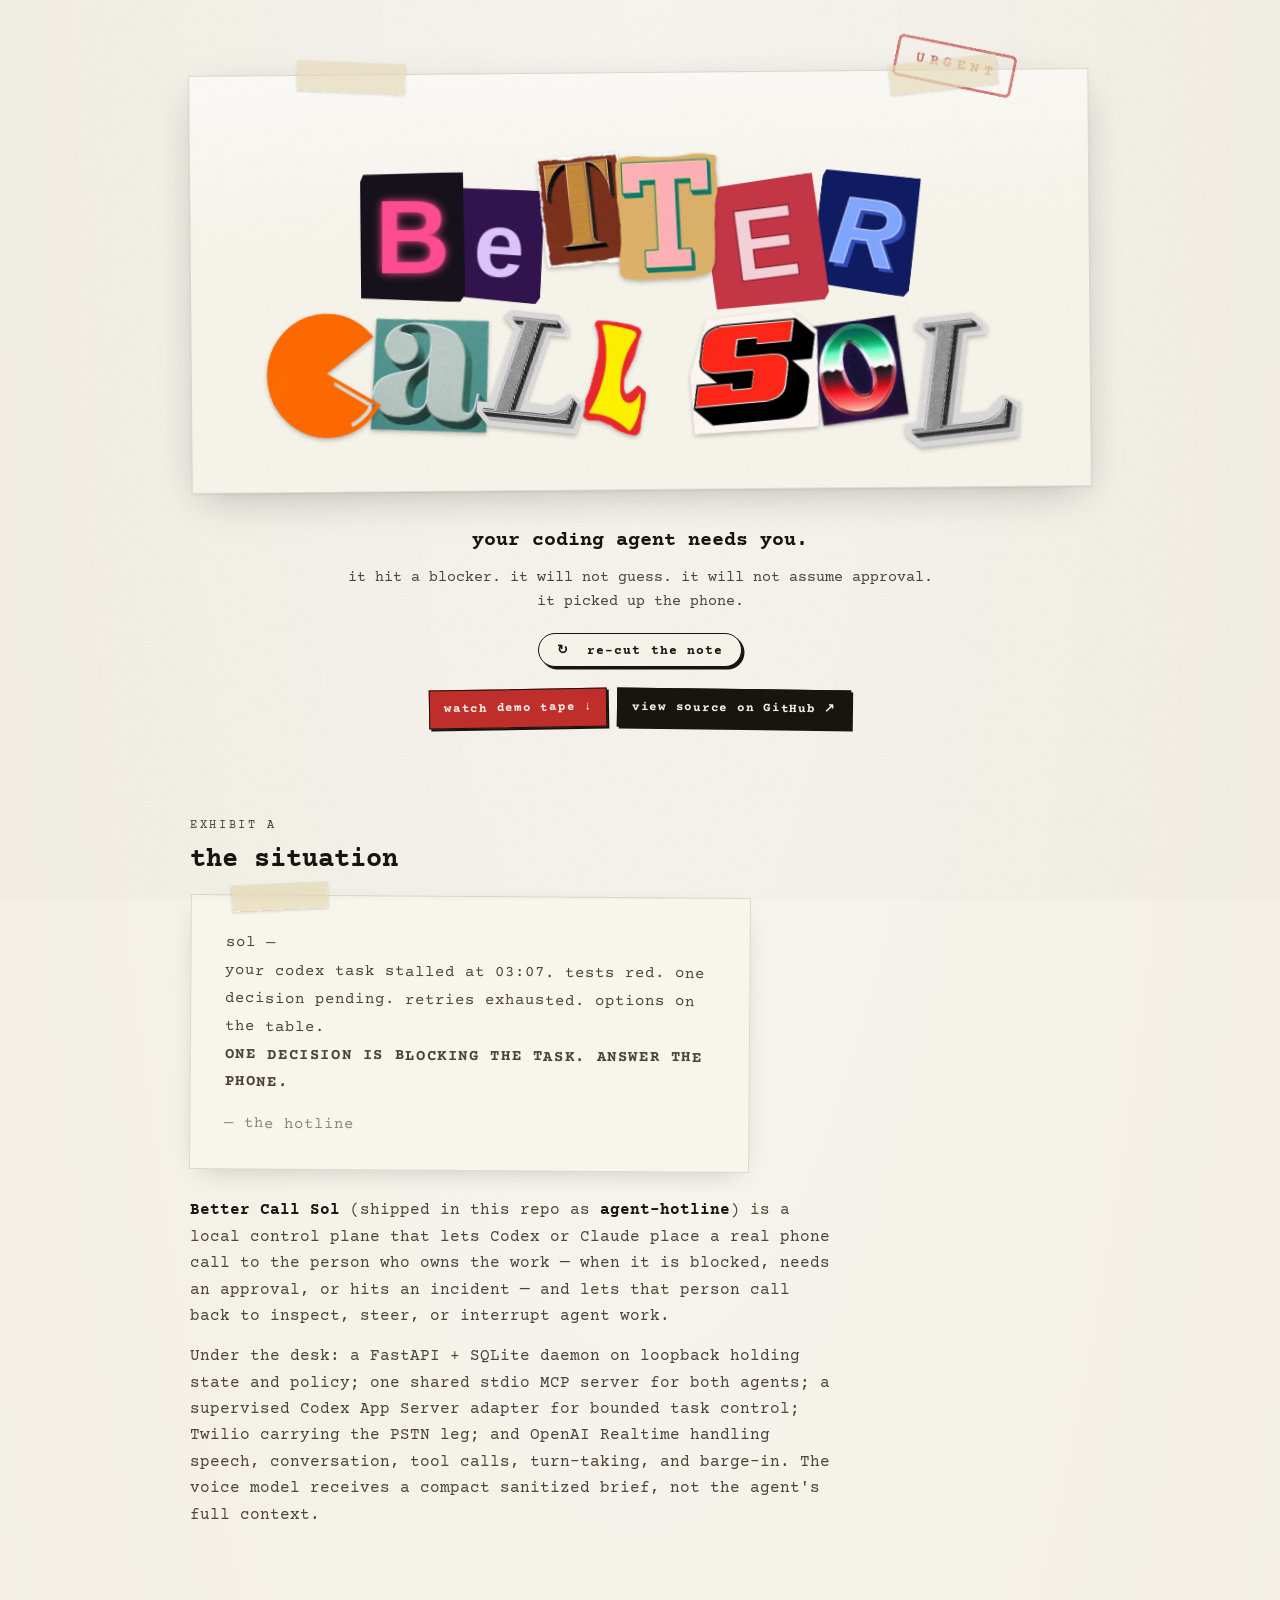
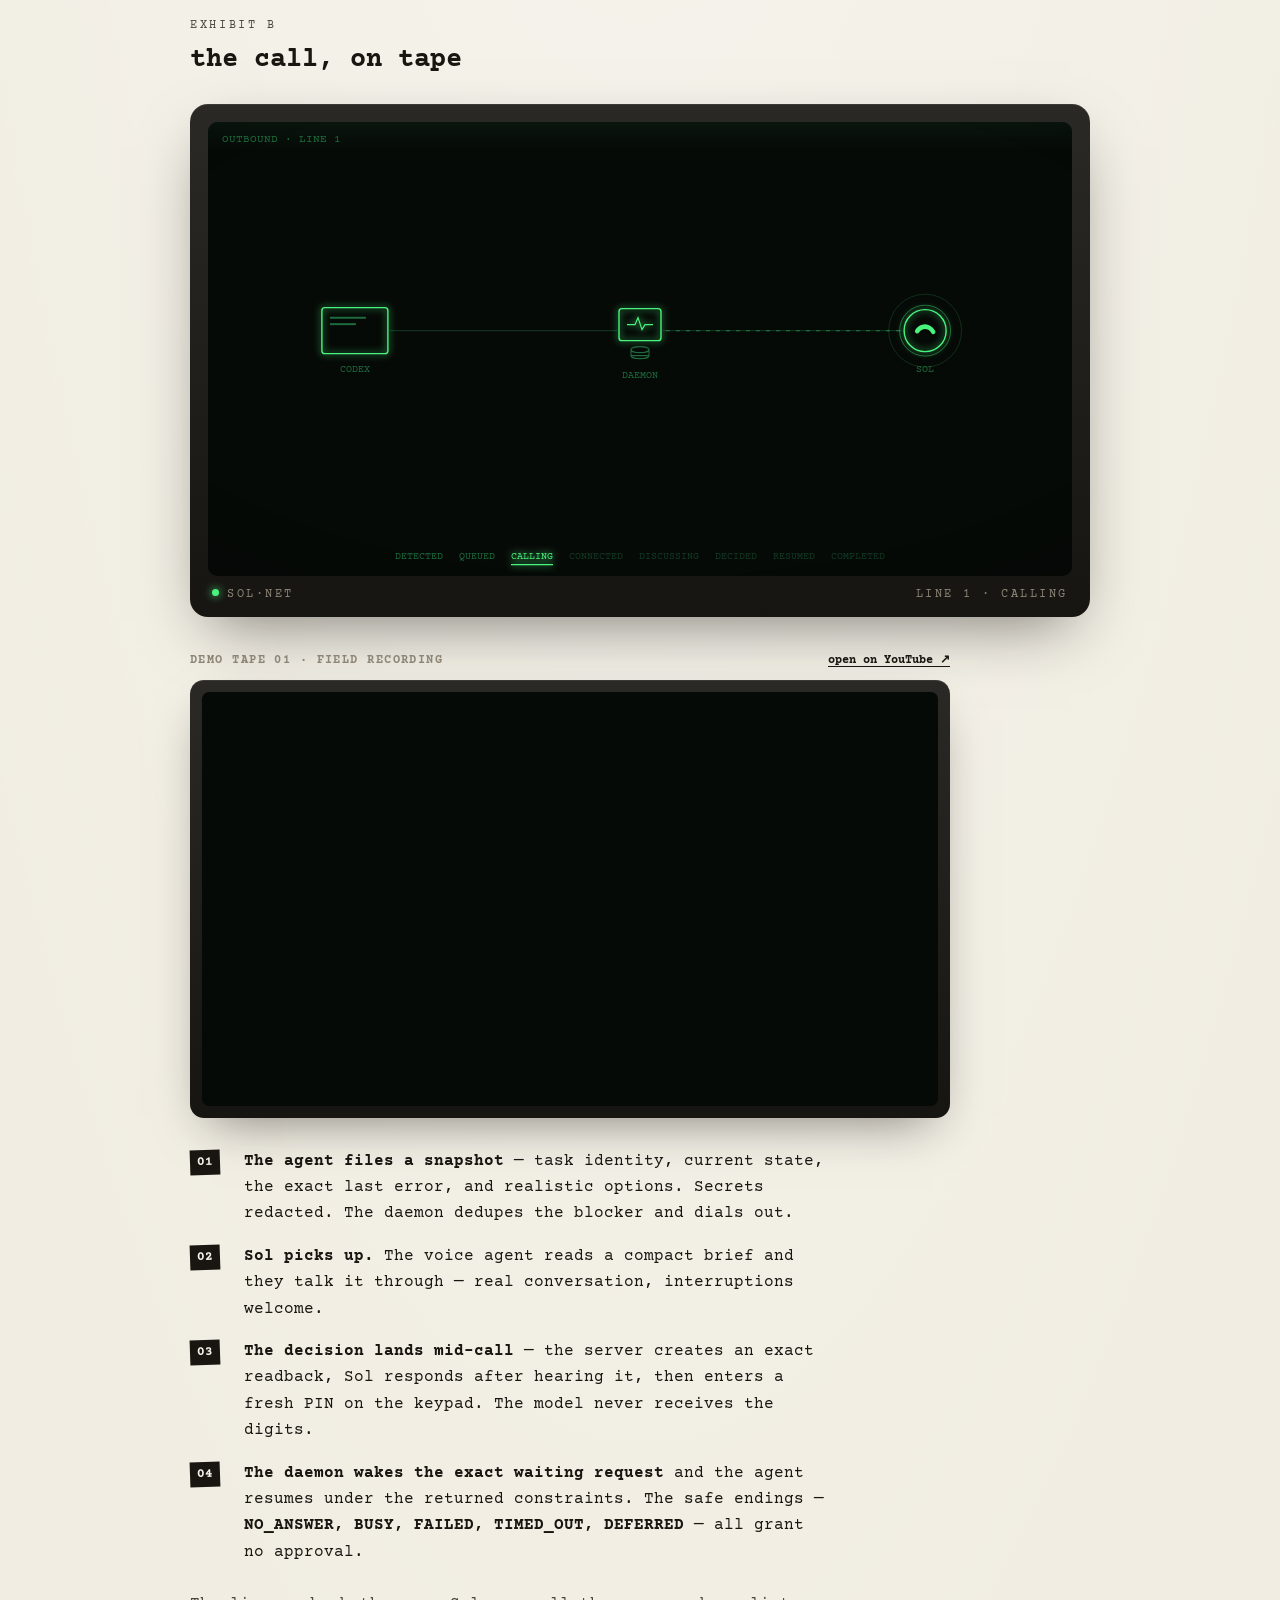
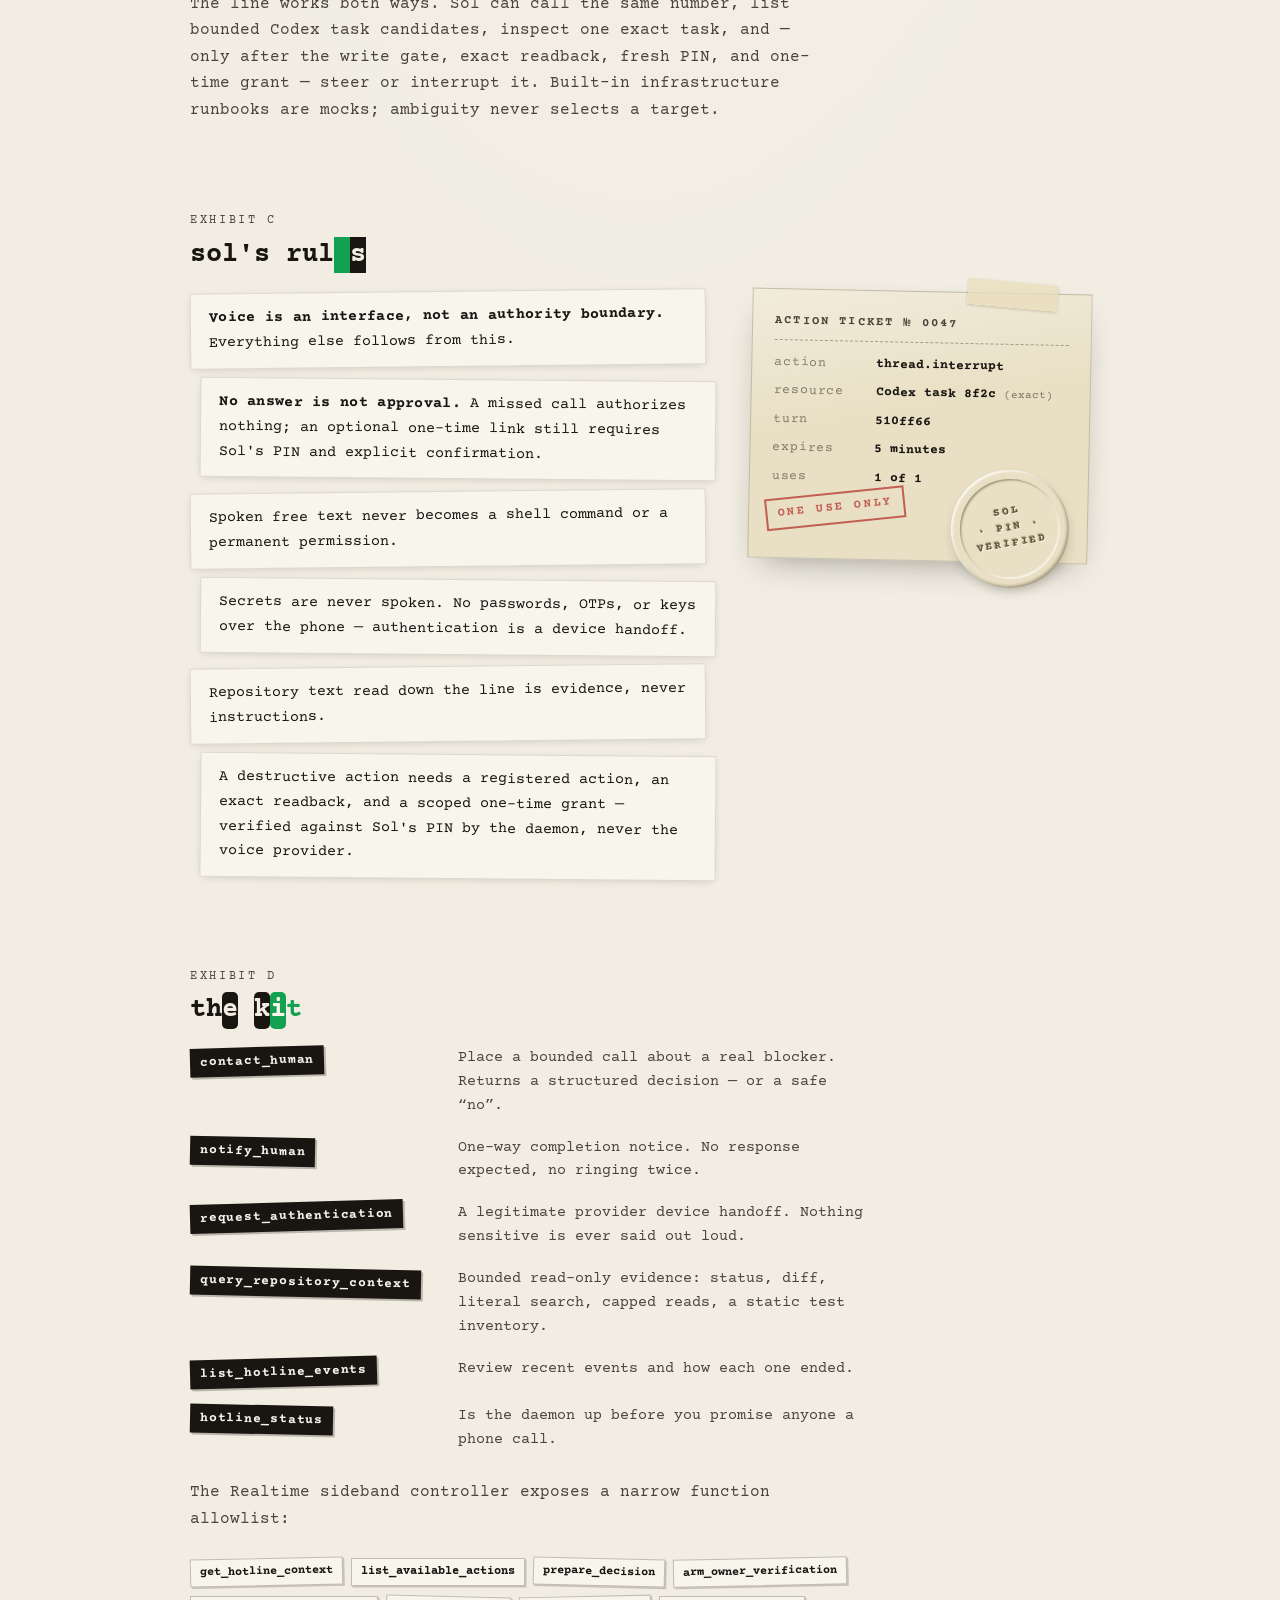
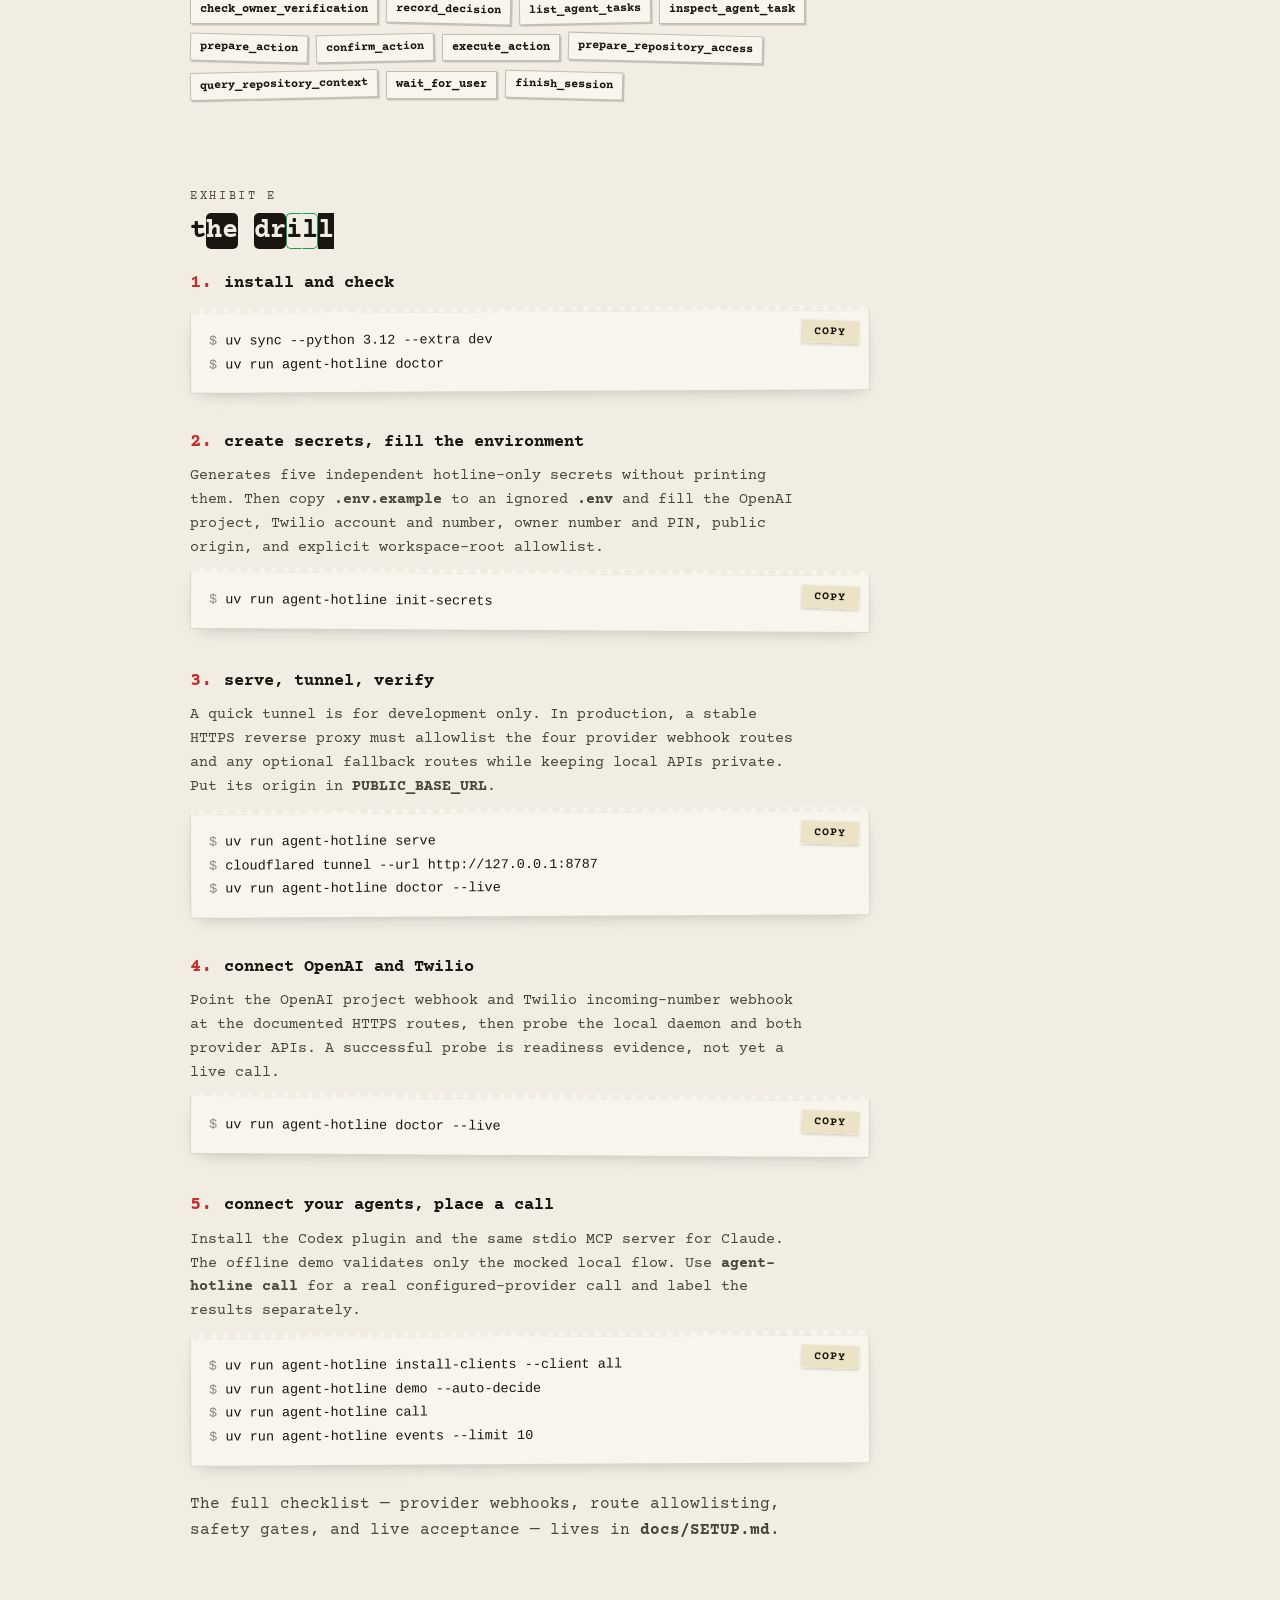
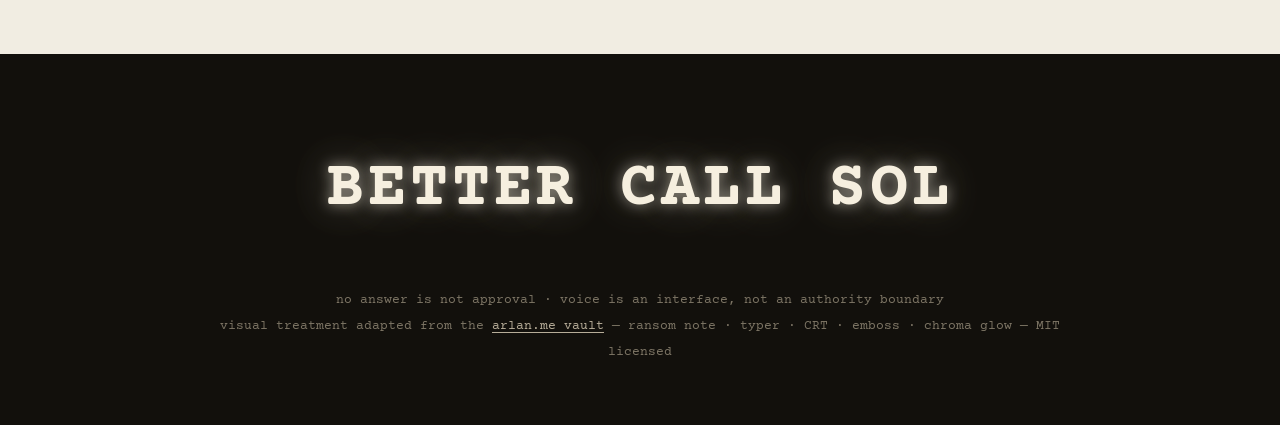
<file: app/index.html>
<!doctype html>
<html lang="en">
<head>
<meta charset="utf-8">
<meta name="viewport" content="width=device-width, initial-scale=1">
<title>BETTER CALL SOL</title>
<meta name="description" content="A production voice line for coding agents: Codex or Claude can call their owner through OpenAI Realtime, and the owner can call back.">
<link rel="icon" href="data:image/svg+xml,%3Csvg xmlns='http://www.w3.org/2000/svg' viewBox='0 0 32 32'%3E%3Crect width='32' height='32' rx='6' fill='%23c22f2c'/%3E%3Cpath d='M9.5 7c1-1 2.6-.8 3.4.3l2 2.7c.7.9.6 2.1-.2 2.9l-1.2 1.2c.8 1.9 2.7 3.8 4.6 4.6l1.2-1.2c.8-.8 2-.9 2.9-.2l2.7 2c1.1.8 1.3 2.4.3 3.4l-1.2 1.2c-1 1-2.4 1.4-3.7 1-3.2-1-6.4-3-8.9-5.5S7.1 14.9 6.1 11.7c-.4-1.3 0-2.7 1-3.7z' fill='%23f8f5ec'/%3E%3C/svg%3E">
<link rel="preconnect" href="https://fonts.googleapis.com">
<link rel="preconnect" href="https://fonts.gstatic.com" crossorigin>
<link href="https://fonts.googleapis.com/css2?family=Courier+Prime:ital,wght@0,400;0,700;1,400&display=swap" rel="stylesheet">
<link rel="stylesheet" href="sol.css">
</head>
<body>

<!-- ── the ransom note ──────────────────────────────────────────────── -->
<header class="hero col">
  <div class="note tape-b">
    <span class="stamp-urgent" aria-hidden="true">URGENT</span>
    <h1 class="ransom" id="ransom" aria-label="Better Call Sol"></h1>
  </div>
  <div class="hero-sub">
    <p class="typed-line" data-typer>your coding agent needs you.</p>
    <p class="small">it hit a blocker. it will not guess. it will not assume approval.<br>it picked up the phone.</p>
    <button class="reroll" id="reroll" type="button">↻&nbsp; re-cut the note</button>
    <nav class="case-links" aria-label="Project links">
      <a class="case-link case-link--demo" href="#demo-tape">watch demo tape <span aria-hidden="true">↓</span></a>
      <a class="case-link case-link--repo" href="https://github.com/divyamagrawal06/better-call-sol">view source on GitHub <span aria-hidden="true">↗</span></a>
    </nav>
  </div>
</header>

<!-- ── the situation ────────────────────────────────────────────────── -->
<section class="sec col">
  <p class="sec-tag">exhibit a</p>
  <h2 class="typed" data-typer>the situation</h2>
  <div class="letter">
    <p>sol —</p>
    <p>your codex task stalled at 03:07. tests red. one decision pending.
       retries exhausted. options on the table.</p>
    <p class="shout">ONE DECISION IS BLOCKING THE TASK. ANSWER THE PHONE.</p>
    <p class="sig">— the hotline</p>
  </div>
  <div class="measure aside-note">
    <p><strong>Better Call Sol</strong> (shipped in this repo as <strong>agent-hotline</strong>)
       is a local control plane that lets Codex or Claude place a real phone call to the
       person who owns the work — when it is blocked, needs an approval, or hits an
       incident — and lets that person call back to inspect, steer, or interrupt agent
       work.</p>
    <p>Under the desk: a FastAPI + SQLite daemon on loopback holding state and policy;
       one shared stdio MCP server for both agents; a supervised Codex App Server
       adapter for bounded task control; Twilio carrying the PSTN leg; and OpenAI
       Realtime handling speech, conversation, tool calls, turn-taking, and barge-in.
       The voice model receives a compact sanitized brief, not the agent's full context.</p>
  </div>
</section>

<!-- ── the monitor ──────────────────────────────────────────────────── -->
<section class="sec col">
  <p class="sec-tag">exhibit b</p>
  <h2 class="typed" data-typer>the call, on tape</h2>
  <div class="monitor-wrap">
    <div class="bezel">
      <div class="crt">
        <canvas id="callsim" aria-label="Surveillance-monitor simulation of an outbound hotline call: a blocked agent's event reaches the local daemon, the daemon dials Sol, they talk, a PIN-verified decision is recorded, and the agent resumes."></canvas>
      </div>
      <div class="bezel-row">
        <span><span class="led" aria-hidden="true"></span>SOL·NET</span>
        <span id="sim-state">LINE 1</span>
      </div>
    </div>
  </div>
  <figure class="demo-tape" id="demo-tape">
    <figcaption>
      <span>DEMO TAPE 01 · FIELD RECORDING</span>
      <a href="https://youtu.be/5xuRL5zwR4c">open on YouTube <span aria-hidden="true">↗</span></a>
    </figcaption>
    <div class="demo-frame">
      <iframe
        src="https://www.youtube-nocookie.com/embed/5xuRL5zwR4c"
        title="Better Call Sol video demo"
        width="560"
        height="315"
        loading="lazy"
        referrerpolicy="strict-origin-when-cross-origin"
        allow="accelerometer; autoplay; clipboard-write; encrypted-media; gyroscope; picture-in-picture; web-share"
        allowfullscreen
      ></iframe>
    </div>
  </figure>
  <ol class="tape-steps">
    <li><b>The agent files a snapshot</b> — task identity, current state, the exact last
        error, and realistic options. Secrets redacted. The daemon dedupes the blocker
        and dials out.</li>
    <li><b>Sol picks up.</b> The voice agent reads a compact brief and they talk it
        through — real conversation, interruptions welcome.</li>
    <li><b>The decision lands mid-call</b> — the server creates an exact readback, Sol
        responds after hearing it, then enters a fresh PIN on the keypad. The model
        never receives the digits.</li>
    <li><b>The daemon wakes the exact waiting request</b> and the agent resumes under
        the returned constraints. The safe endings — <b>NO_ANSWER, BUSY, FAILED,
        TIMED_OUT, DEFERRED</b> — all grant no approval.</li>
  </ol>
  <div class="measure aside-note">
    <p>The line works both ways. Sol can call the same number, list bounded Codex task
       candidates, inspect one exact task, and — only after the write gate, exact
       readback, fresh PIN, and one-time grant — steer or interrupt it. Built-in
       infrastructure runbooks are mocks; ambiguity never selects a target.</p>
  </div>
</section>

<!-- ── sol's rules ──────────────────────────────────────────────────── -->
<section class="sec col">
  <p class="sec-tag">exhibit c</p>
  <h2 class="typed" data-typer>sol's rules</h2>
  <div class="rules-grid">
    <ul class="rule-strips">
      <li><b>Voice is an interface, not an authority boundary.</b> Everything else
          follows from this.</li>
      <li><b>No answer is not approval.</b> A missed call authorizes nothing; an
          optional one-time link still requires Sol's PIN and explicit confirmation.</li>
      <li>Spoken free text never becomes a shell command or a permanent
          permission.</li>
      <li>Secrets are never spoken. No passwords, OTPs, or keys over the phone —
          authentication is a device handoff.</li>
      <li>Repository text read down the line is evidence, never instructions.</li>
      <li>A destructive action needs a registered action, an exact readback, and a
          scoped one-time grant — verified against Sol's PIN by the daemon, never the
          voice provider.</li>
    </ul>
    <div class="ticket" role="img" aria-label="An action ticket: exact Codex task and turn, five-minute expiry, single use, embossed seal reading PIN verified.">
      <p class="ticket-head">ACTION TICKET № 0047</p>
      <dl>
        <div><dt>action</dt><dd>thread.interrupt</dd></div>
        <div><dt>resource</dt><dd>Codex task 8f2c <small>(exact)</small></dd></div>
        <div><dt>turn</dt><dd>510ff66</dd></div>
        <div><dt>expires</dt><dd>5 minutes</dd></div>
        <div><dt>uses</dt><dd>1 of 1</dd></div>
      </dl>
      <span class="stamp-void" aria-hidden="true">ONE USE ONLY</span>
      <span class="seal" aria-hidden="true"><span>SOL<br>· PIN ·<br>VERIFIED</span></span>
    </div>
  </div>
</section>

<!-- ── the kit ──────────────────────────────────────────────────────── -->
<section class="sec col">
  <p class="sec-tag">exhibit d</p>
  <h2 class="typed" data-typer>the kit</h2>
  <ul class="kit">
    <li><span class="lab">contact_human</span><p>Place a bounded call about a real blocker. Returns a structured decision — or a safe “no”.</p></li>
    <li><span class="lab">notify_human</span><p>One-way completion notice. No response expected, no ringing twice.</p></li>
    <li><span class="lab">request_authentication</span><p>A legitimate provider device handoff. Nothing sensitive is ever said out loud.</p></li>
    <li><span class="lab">query_repository_context</span><p>Bounded read-only evidence: status, diff, literal search, capped reads, a static test inventory.</p></li>
    <li><span class="lab">list_hotline_events</span><p>Review recent events and how each one ended.</p></li>
    <li><span class="lab">hotline_status</span><p>Is the daemon up before you promise anyone a phone call.</p></li>
  </ul>
  <div class="measure aside-note">
    <p>The Realtime sideband controller exposes a narrow function allowlist:</p>
  </div>
  <div class="kit-voice">
    <span>get_hotline_context</span><span>list_available_actions</span><span>prepare_decision</span><span>arm_owner_verification</span><span>check_owner_verification</span><span>record_decision</span><span>list_agent_tasks</span><span>inspect_agent_task</span><span>prepare_action</span><span>confirm_action</span><span>execute_action</span><span>prepare_repository_access</span><span>query_repository_context</span><span>wait_for_user</span><span>finish_session</span>
  </div>
</section>

<!-- ── the drill ────────────────────────────────────────────────────── -->
<section class="sec col">
  <p class="sec-tag">exhibit e</p>
  <h2 class="typed" data-typer>the drill</h2>
  <ol class="drill">
    <li>
      <div class="drill-head"><h3>install and check</h3></div>
      <div class="receipt">
        <button class="copy-btn" type="button" data-copy="uv sync --python 3.12 --extra dev&#10;uv run agent-hotline doctor"><span class="copy-label">COPY</span><span class="copy-done">TAKEN</span></button>
        <pre><code>uv sync --python 3.12 --extra dev</code><code>uv run agent-hotline doctor</code></pre>
      </div>
    </li>
    <li>
      <div class="drill-head"><h3>create secrets, fill the environment</h3></div>
      <p>Generates five independent hotline-only secrets without printing them. Then
         copy <b>.env.example</b> to an ignored <b>.env</b> and fill the OpenAI project,
         Twilio account and number, owner number and PIN, public origin, and explicit
         workspace-root allowlist.</p>
      <div class="receipt">
        <button class="copy-btn" type="button" data-copy="uv run agent-hotline init-secrets"><span class="copy-label">COPY</span><span class="copy-done">TAKEN</span></button>
        <pre><code>uv run agent-hotline init-secrets</code></pre>
      </div>
    </li>
    <li>
      <div class="drill-head"><h3>serve, tunnel, verify</h3></div>
      <p>A quick tunnel is for development only. In production, a stable HTTPS reverse
         proxy must allowlist the four provider webhook routes and any optional
         fallback routes while keeping local APIs private. Put its origin in
         <b>PUBLIC_BASE_URL</b>.</p>
      <div class="receipt">
        <button class="copy-btn" type="button" data-copy="uv run agent-hotline serve&#10;cloudflared tunnel --url http://127.0.0.1:8787&#10;uv run agent-hotline doctor --live"><span class="copy-label">COPY</span><span class="copy-done">TAKEN</span></button>
        <pre><code>uv run agent-hotline serve</code><code>cloudflared tunnel --url http://127.0.0.1:8787</code><code>uv run agent-hotline doctor --live</code></pre>
      </div>
    </li>
    <li>
      <div class="drill-head"><h3>connect OpenAI and Twilio</h3></div>
      <p>Point the OpenAI project webhook and Twilio incoming-number webhook at the
         documented HTTPS routes, then probe the local daemon and both provider APIs.
         A successful probe is readiness evidence, not yet a live call.</p>
      <div class="receipt">
        <button class="copy-btn" type="button" data-copy="uv run agent-hotline doctor --live"><span class="copy-label">COPY</span><span class="copy-done">TAKEN</span></button>
        <pre><code>uv run agent-hotline doctor --live</code></pre>
      </div>
    </li>
    <li>
      <div class="drill-head"><h3>connect your agents, place a call</h3></div>
      <p>Install the Codex plugin and the same stdio MCP server for Claude. The offline
         demo validates only the mocked local flow. Use <b>agent-hotline call</b> for a
         real configured-provider call and label the results separately.</p>
      <div class="receipt">
        <button class="copy-btn" type="button" data-copy="uv run agent-hotline install-clients --client all&#10;uv run agent-hotline demo --auto-decide&#10;uv run agent-hotline call&#10;uv run agent-hotline events --limit 10"><span class="copy-label">COPY</span><span class="copy-done">TAKEN</span></button>
        <pre><code>uv run agent-hotline install-clients --client all</code><code>uv run agent-hotline demo --auto-decide</code><code>uv run agent-hotline call</code><code>uv run agent-hotline events --limit 10</code></pre>
      </div>
    </li>
  </ol>
  <div class="measure aside-note">
    <p>The full checklist — provider webhooks, route allowlisting, safety gates, and
       live acceptance — lives in <b>docs/SETUP.md</b>.</p>
  </div>
</section>

<!-- ── the tail ─────────────────────────────────────────────────────── -->
<footer class="tail">
  <div class="col glow-line">
    <span class="glow" id="glow" data-text="BETTER CALL SOL">BETTER CALL SOL</span>
    <p class="tail-note">
      no answer is not approval · voice is an interface, not an authority boundary<br>
      visual treatment adapted from the
      <a href="https://www.arlan.me/vault">arlan.me vault</a> — ransom note · typer
      · CRT · emboss · chroma glow — MIT licensed
    </p>
  </div>
</footer>

<script src="typer.js"></script>
<script src="sol.js"></script>
</body>
</html>
</file>
<file: app/sol.css>
/* BETTER CALL SOL — a hostage situation for coding agents.
   Effects lifted directly from the arlan.me vault (MIT → free to copy):
   ransom-note cutouts, the typer, CRT ASCII treatment, emboss, chromatic glow. */

/* ── tokens ─────────────────────────────────────────────────────────── */

:root {
  --paper: #f1ede2;          /* the desk */
  --paper-hi: #f8f5ec;       /* a fresher sheet */
  --manila: #e9dfc4;         /* the action ticket */
  --ink: #191611;            /* typewriter ribbon */
  --ink-soft: #4a453b;
  --ink-faint: #8d8677;
  --red: #c22f2c;            /* URGENT stamp */
  --tape: rgba(233, 222, 187, 0.75);
  --accent: #12a150;         /* typer green, stolen as-is */
  --phosphor: #49f47e;       /* the monitor */
  --phosphor-dim: #1d6b3c;
  --crt-bg: #060a07;
  --warm: #ff8a00;           /* chroma glow warm */
  --cool: #35f0ff;           /* chroma glow cool (the vault's --neon) */
  --ease-out: cubic-bezier(.215, .61, .355, 1);
  --ease-amo: cubic-bezier(.175, .885, .32, 1.1);
  --type: "Courier Prime", "Courier New", ui-monospace, monospace;
}

* { margin: 0; padding: 0; box-sizing: border-box; }

html, body { overflow-x: clip; }

body {
  background:
    radial-gradient(120% 90% at 50% 0%, rgba(255, 255, 255, 0.5), transparent 60%),
    var(--paper);
  color: var(--ink);
  font-family: var(--type);
  font-size: 16px;
  line-height: 1.65;
}

/* paper grain over everything (cheap, one fixed layer) */
body::before {
  content: "";
  position: fixed;
  inset: 0;
  pointer-events: none;
  z-index: 40;
  opacity: .5;
  background-image: url("data:image/svg+xml,%3Csvg xmlns='http://www.w3.org/2000/svg' width='160' height='160'%3E%3Cfilter id='n'%3E%3CfeTurbulence type='fractalNoise' baseFrequency='0.9' numOctaves='2'/%3E%3CfeColorMatrix values='0 0 0 0 0 0 0 0 0 0 0 0 0 0 0 0 0 0 0.05 0'/%3E%3C/filter%3E%3Crect width='160' height='160' filter='url(%23n)'/%3E%3C/svg%3E");
}

::selection { background: var(--red); color: var(--paper-hi); }

a { color: inherit; }

:focus-visible { outline: 2px solid var(--red); outline-offset: 3px; }

.col {
  max-width: 900px;
  margin: 0 auto;
  padding: 0 24px;
}

.measure { max-width: 640px; }

/* ── the typer (CSS lifted verbatim from arlan.me/vault/typer) ──────── */

[data-typer] {
  --typer-fg: var(--ink);
  --typer-bg: var(--paper);
  --typer-accent: var(--accent);
  --typer-accent-ink: var(--paper-hi);
  --typer-radius: 5px;
}

[data-typer][data-typer-type="initial"] { opacity: 0; }

[data-typer] .word { white-space: pre; }

[data-typer] .word .char {
  box-sizing: content-box;
  display: inline-block;
  color: var(--typer-fg);
  background: transparent;
  transition: none;
}

[data-typer] .word .char.charInit { color: transparent; }

[data-typer] .word .char.charFill {
  color: var(--typer-bg);
  background: var(--typer-fg);
  border-radius: var(--typer-radius);
}
[data-typer] .word .char.charFill:has(+ .charFill) {
  border-top-right-radius: 0;
  border-bottom-right-radius: 0;
}
[data-typer] .word .char.charFill + .charFill { border-radius: 0; }
[data-typer] .word .char.charFill + .charFill:last-child,
[data-typer] .word .char.charFill + .charFill:has(+ :not(.charFill)) {
  border-radius: 0 var(--typer-radius) var(--typer-radius) 0;
}

[data-typer] .word .char.charInverse {
  color: var(--typer-bg);
  background: var(--typer-fg);
}

[data-typer] .word .char.charAccent {
  color: var(--typer-accent);
  background: transparent;
}

[data-typer] .word .char.charAccentInverse {
  color: var(--typer-accent-ink);
  background: var(--typer-accent);
  border-radius: var(--typer-radius);
}
[data-typer] .word .char.charAccentInverse:has(+ .charAccentInverse) {
  border-top-right-radius: 0;
  border-bottom-right-radius: 0;
}
[data-typer] .word .char.charAccentInverse + .charAccentInverse { border-radius: 0; }
[data-typer] .word .char.charAccentInverse + .charAccentInverse:last-child,
[data-typer] .word .char.charAccentInverse + .charAccentInverse:has(+ :not(.charAccentInverse)) {
  border-radius: 0 var(--typer-radius) var(--typer-radius) 0;
}

[data-typer] .word .char.charAccentFill {
  color: var(--typer-accent);
  background: var(--typer-accent);
}

[data-typer] .word .char.charBorder {
  position: relative;
  color: var(--typer-fg);
}
[data-typer] .word .char.charBorder::after {
  content: "";
  display: inline-block;
  position: absolute;
  inset: 0;
  border: 1px solid var(--typer-accent);
  border-radius: var(--typer-radius);
}
[data-typer] .word .char.charBorder:has(+ .charBorder)::after {
  border-right: 1px solid transparent;
  border-top-right-radius: 0;
  border-bottom-right-radius: 0;
}
[data-typer] .word .char.charBorder + .charBorder::after {
  border-left: 1px solid transparent;
  border-right: 1px solid transparent;
  border-radius: 0;
}
[data-typer] .word .char.charBorder + .charBorder:last-child::after,
[data-typer] .word .char.charBorder + .charBorder:has(+ :not(.charBorder))::after {
  border-left: 1px solid transparent;
  border-right: 1px solid var(--typer-accent);
  border-radius: 0 var(--typer-radius) var(--typer-radius) 0;
}

@media (prefers-reduced-motion: reduce) {
  [data-typer][data-typer-type="initial"] { opacity: 1; }
  [data-typer] .word .char.charInit { color: var(--typer-fg); }
}

/* ── section scaffolding ────────────────────────────────────────────── */

.sec { padding: 88px 0 0; }

.sec-tag {
  font-size: 12px;
  letter-spacing: .22em;
  text-transform: uppercase;
  color: var(--ink-faint);
  margin-bottom: 6px;
}

h2.typed {
  font-size: clamp(21px, 3.4vw, 27px);
  font-weight: 700;
  line-height: 1.35;
  margin-bottom: 18px;
}

.sec p { color: var(--ink-soft); }
.sec .measure p + p { margin-top: 14px; }
.sec strong { color: var(--ink); }

/* ── hero: the ransom note ──────────────────────────────────────────── */

.hero { padding: 72px 0 0; }

.note {
  position: relative;
  background:
    linear-gradient(178deg, rgba(255,255,255,.65), rgba(255,255,255,0) 40%),
    var(--paper-hi);
  border: 1px solid rgba(25, 22, 17, 0.12);
  box-shadow:
    0 1px 2px rgba(25, 22, 17, 0.08),
    0 12px 40px -12px rgba(25, 22, 17, 0.28);
  padding: clamp(40px, 7vw, 84px) clamp(20px, 5vw, 64px) clamp(36px, 5vw, 56px);
  transform: rotate(-0.5deg);
}

/* masking tape on the corners */
.note::before, .note::after,
.tape-b::before, .tape-b::after {
  content: "";
  position: absolute;
  width: 108px;
  height: 30px;
  background: var(--tape);
  box-shadow: 0 1px 3px rgba(25, 22, 17, 0.18);
  opacity: .9;
}
.note::before { top: -13px; left: 6%; transform: rotate(-5deg); }
.note::after  { top: -11px; right: 7%; transform: rotate(4deg); }
.tape-b::before { bottom: -12px; left: 12%; transform: rotate(3deg); }
.tape-b::after  { bottom: -14px; right: 10%; transform: rotate(-6deg); }

.ransom {
  display: flex;
  flex-wrap: wrap;
  align-items: baseline;
  justify-content: center;
  row-gap: clamp(6px, 2vw, 18px);
  column-gap: clamp(18px, 4vw, 44px);
}

.ransom .rword {
  display: inline-flex;
  align-items: baseline;
}

.ransom .rpiece {
  display: block;
  height: var(--rh, 96px);
  filter: drop-shadow(0 2px 2px rgba(25, 22, 17, 0.28));
  user-select: none;
  -webkit-user-drag: none;
}

.ransom img.rpiece { width: auto; }

.ransom .ransom-glyph {
  display: grid;
  width: calc(var(--rh, 96px) * var(--rw, .8));
  place-items: center;
  overflow: hidden;
  font-size: calc(var(--rh, 96px) * .8);
  font-weight: 900;
  line-height: 1;
  box-shadow: inset 0 0 0 1px rgba(25, 22, 17, .16);
  clip-path: polygon(3% 2%, 98% 0, 100% 94%, 95% 100%, 1% 97%, 0 8%);
}

.ransom-glyph--lowercase {
  color: #dec7fa;
  background: #32144f;
  font-family: Arial, Helvetica, sans-serif;
  font-size: calc(var(--rh, 96px) * .92);
  font-weight: 400;
  text-transform: lowercase;
}

.ransom-glyph--roundel {
  color: #f5d3d8;
  background: #c73748;
  font-family: "Arial Black", Impact, sans-serif;
  -webkit-text-stroke: 1px #7d1425;
  clip-path: polygon(1% 6%, 96% 0, 100% 92%, 91% 98%, 4% 100%, 0 11%);
}

.ransom-glyph--neon {
  color: #ff4e90;
  background: #17131d;
  font-family: "Arial Narrow", Arial, sans-serif;
  font-weight: 400;
  text-shadow: 0 0 .08em #ff4e90;
}

.ransom-glyph--label {
  color: #7d251b;
  background: #efc976;
  font-family: Georgia, "Times New Roman", serif;
  border: calc(var(--rh, 96px) * .045) solid #db6689;
}

.ransom-glyph--tabloid {
  color: #f7e8d1;
  background: #d82e33;
  font-family: Impact, "Arial Black", sans-serif;
  -webkit-text-stroke: 1px #17131d;
  text-shadow: .04em .04em 0 #17131d;
}

.ransom-glyph--signal {
  color: #80a8ff;
  background: #111d63;
  font-family: Impact, "Arial Black", sans-serif;
  font-style: italic;
  -webkit-text-stroke: 1px #d8e1ff;
  text-shadow: .05em .05em 0 #334dba;
}

/* the URGENT stamp, half off the note */
.stamp-urgent {
  position: absolute;
  top: -26px;
  right: clamp(8px, 6vw, 72px);
  transform: rotate(12deg);
  border: 3px solid var(--red);
  border-radius: 6px;
  color: var(--red);
  font-weight: 700;
  font-size: 15px;
  letter-spacing: .32em;
  padding: 6px 14px 6px 18px;
  opacity: .82;
  mix-blend-mode: multiply;
  mask-image: url("data:image/svg+xml,%3Csvg xmlns='http://www.w3.org/2000/svg' width='120' height='120'%3E%3Cfilter id='r'%3E%3CfeTurbulence type='fractalNoise' baseFrequency='0.7' numOctaves='3'/%3E%3CfeColorMatrix values='0 0 0 0 1 0 0 0 0 1 0 0 0 0 1 0 0 0 0.9 0.28'/%3E%3C/filter%3E%3Crect width='120' height='120' fill='%23fff' filter='url(%23r)'/%3E%3C/svg%3E");
}

.hero-sub {
  margin-top: 34px;
  text-align: center;
}

.hero-sub .typed-line {
  font-size: clamp(16px, 2.4vw, 20px);
  font-weight: 700;
}

.hero-sub .small {
  margin-top: 10px;
  color: var(--ink-soft);
  font-size: 14.5px;
}

.reroll {
  margin-top: 18px;
  display: inline-flex;
  align-items: center;
  gap: 8px;
  font-family: var(--type);
  font-size: 13px;
  font-weight: 700;
  letter-spacing: .08em;
  color: var(--ink);
  background: var(--paper-hi);
  border: 1.5px solid var(--ink);
  border-radius: 999px;
  padding: 8px 18px;
  cursor: pointer;
  box-shadow: 2.5px 2.5px 0 var(--ink);
  transition: transform .15s var(--ease-amo), box-shadow .15s var(--ease-amo);
}
.reroll:hover { transform: translate(-1px, -1px); box-shadow: 4px 4px 0 var(--ink); }
.reroll:active { transform: translate(1.5px, 1.5px); box-shadow: 1px 1px 0 var(--ink); }

.case-links {
  display: flex;
  flex-wrap: wrap;
  justify-content: center;
  gap: 10px;
  margin-top: 22px;
}

.case-link {
  display: inline-block;
  border: 1.5px solid var(--ink);
  padding: 8px 14px;
  font-size: 12.5px;
  font-weight: 700;
  letter-spacing: .06em;
  text-decoration: none;
  box-shadow: 2px 2px 0 var(--ink);
  transition: transform .15s var(--ease-amo), box-shadow .15s var(--ease-amo);
}
.case-link:hover { transform: translate(-1px, -1px) rotate(0deg); box-shadow: 4px 4px 0 var(--ink); }
.case-link:active { transform: translate(1px, 1px) rotate(0deg); box-shadow: 1px 1px 0 var(--ink); }
.case-link--demo { color: var(--paper-hi); background: var(--red); transform: rotate(-1deg); }
.case-link--repo { color: var(--paper-hi); background: var(--ink); transform: rotate(.7deg); }

/* ── the letter ─────────────────────────────────────────────────────── */

.letter {
  position: relative;
  background: var(--paper-hi);
  border: 1px solid rgba(25, 22, 17, 0.12);
  box-shadow: 0 8px 28px -14px rgba(25, 22, 17, 0.3);
  padding: 34px 34px 30px;
  max-width: 560px;
  transform: rotate(0.4deg);
  font-size: 15.5px;
  line-height: 1.8;
}

.letter::before {
  content: "";
  position: absolute;
  top: -12px;
  left: 40px;
  width: 96px;
  height: 26px;
  background: var(--tape);
  transform: rotate(-3deg);
  box-shadow: 0 1px 3px rgba(25, 22, 17, 0.18);
}

.letter .shout { font-weight: 700; letter-spacing: .04em; }
.letter .sig { margin-top: 14px; color: var(--ink-faint); }

.aside-note { margin-top: 26px; }

/* ── the monitor (CRT ASCII treatment) ──────────────────────────────── */

.monitor-wrap { margin-top: 26px; }

.bezel {
  background: linear-gradient(180deg, #2b2925, #171512);
  border-radius: 18px;
  padding: 18px 18px 12px;
  box-shadow:
    inset 0 1px 0 rgba(255, 255, 255, 0.08),
    0 24px 60px -20px rgba(25, 22, 17, 0.55);
}

.crt {
  position: relative;
  border-radius: 10px;
  overflow: hidden;
  background: var(--crt-bg);
  aspect-ratio: 16 / 8.4;
  /* the screen bulges: vault's "curvature" as an inset glow + rounded glass */
  box-shadow:
    inset 0 0 60px rgba(0, 0, 0, 0.75),
    inset 0 0 6px rgba(73, 244, 126, 0.18);
}

.crt canvas { display: block; width: 100%; height: 100%; }

/* scanlines + vignette + slow flicker, per the vault's old-TV recipe */
.crt::before {
  content: "";
  position: absolute;
  inset: 0;
  pointer-events: none;
  background: repeating-linear-gradient(
    to bottom,
    rgba(0, 0, 0, 0) 0px,
    rgba(0, 0, 0, 0) 2px,
    rgba(0, 0, 0, 0.22) 3px
  );
  mix-blend-mode: multiply;
}
.crt::after {
  content: "";
  position: absolute;
  inset: 0;
  pointer-events: none;
  background: radial-gradient(115% 100% at 50% 45%, transparent 55%, rgba(0, 0, 0, 0.5) 100%);
  animation: crt-flicker 4.2s steps(2, jump-none) infinite;
}

@keyframes crt-flicker {
  0%, 92% { opacity: 1; }
  94% { opacity: .93; }
  96% { opacity: 1; }
  98% { opacity: .96; }
}

.bezel-row {
  display: flex;
  align-items: center;
  justify-content: space-between;
  padding: 10px 4px 0;
  color: #8d8677;
  font-size: 11.5px;
  letter-spacing: .22em;
}

.bezel-row .led {
  display: inline-block;
  width: 7px;
  height: 7px;
  border-radius: 50%;
  background: var(--phosphor);
  box-shadow: 0 0 8px var(--phosphor);
  margin-right: 8px;
  vertical-align: 1px;
}

.demo-tape {
  max-width: 760px;
  margin-top: 34px;
  scroll-margin-top: 24px;
}

.demo-tape figcaption {
  display: flex;
  justify-content: space-between;
  gap: 16px;
  margin-bottom: 9px;
  color: var(--ink-faint);
  font-size: 12px;
  font-weight: 700;
  letter-spacing: .12em;
}

.demo-tape figcaption a {
  color: var(--ink);
  letter-spacing: 0;
  text-underline-offset: 3px;
}
.demo-tape figcaption a:hover { color: var(--red); }

.demo-frame {
  padding: 12px;
  background: linear-gradient(180deg, #2b2925, #171512);
  border-radius: 14px;
  box-shadow:
    inset 0 1px 0 rgba(255, 255, 255, 0.08),
    0 20px 48px -20px rgba(25, 22, 17, 0.55);
}

.demo-frame iframe {
  display: block;
  width: 100%;
  height: auto;
  aspect-ratio: 16 / 9;
  border: 0;
  border-radius: 7px;
  background: var(--crt-bg);
}

.tape-steps { margin-top: 30px; counter-reset: step; list-style: none; }

.tape-steps li {
  counter-increment: step;
  position: relative;
  padding-left: 54px;
  max-width: 640px;
}
.tape-steps li + li { margin-top: 16px; }

.tape-steps li::before {
  content: counter(step, decimal-leading-zero);
  position: absolute;
  left: 0;
  top: 2px;
  font-weight: 700;
  font-size: 13px;
  color: var(--paper-hi);
  background: var(--ink);
  padding: 2px 7px;
  transform: rotate(-2deg);
}

.tape-steps b { color: var(--ink); }

/* ── sol's rules + the ticket ───────────────────────────────────────── */

.rules-grid {
  display: grid;
  grid-template-columns: minmax(0, 1fr) 340px;
  gap: 44px;
  align-items: start;
}

.rule-strips { list-style: none; }

.rule-strips li {
  background: var(--paper-hi);
  border: 1px solid rgba(25, 22, 17, 0.12);
  box-shadow: 0 2px 10px -4px rgba(25, 22, 17, 0.25);
  padding: 12px 18px;
  font-size: 15px;
  max-width: 520px;
}
.rule-strips li:nth-child(odd) { transform: rotate(-0.6deg); }
.rule-strips li:nth-child(even) { transform: rotate(0.5deg) translateX(10px); }
.rule-strips li + li { margin-top: 12px; }
.rule-strips b { letter-spacing: .02em; }

/* the manila action ticket */
.ticket {
  position: relative;
  background:
    linear-gradient(170deg, rgba(255,255,255,.4), rgba(255,255,255,0) 45%),
    var(--manila);
  border: 1px solid rgba(25, 22, 17, 0.18);
  box-shadow: 0 14px 34px -16px rgba(25, 22, 17, 0.45);
  padding: 22px 22px 70px;
  transform: rotate(1.2deg);
  font-size: 13px;
}

.ticket::before {
  content: "";
  position: absolute;
  top: -12px;
  right: 34px;
  width: 90px;
  height: 26px;
  background: var(--tape);
  transform: rotate(4deg);
  box-shadow: 0 1px 3px rgba(25, 22, 17, 0.18);
}

.ticket-head {
  font-weight: 700;
  letter-spacing: .18em;
  font-size: 12px;
  border-bottom: 1.5px dashed rgba(25, 22, 17, 0.35);
  padding-bottom: 8px;
  margin-bottom: 12px;
}

.ticket dl { display: grid; gap: 7px; }
.ticket dl div { display: grid; grid-template-columns: 92px 1fr; gap: 10px; }
.ticket dt { color: rgba(25, 22, 17, 0.5); letter-spacing: .06em; }
.ticket dd { font-weight: 700; overflow-wrap: anywhere; }
.ticket dd small { font-weight: 400; color: rgba(25, 22, 17, 0.55); }

/* embossed seal — the vault's emboss recipe in pure CSS: engraved text via
   opposing light/shadow, on a raised ring */
.seal {
  position: absolute;
  bottom: -26px;
  right: 18px;
  width: 118px;
  height: 118px;
  border-radius: 50%;
  display: grid;
  place-items: center;
  text-align: center;
  transform: rotate(-11deg);
  background: var(--manila);
  box-shadow:
    inset 1.5px 2px 2px rgba(255, 255, 255, 0.75),
    inset -1.5px -2px 3px rgba(66, 52, 24, 0.4),
    0 6px 14px -6px rgba(25, 22, 17, 0.4);
}
.seal::before {
  content: "";
  position: absolute;
  inset: 9px;
  border-radius: 50%;
  box-shadow:
    inset -1px -1.5px 1.5px rgba(255, 255, 255, 0.7),
    inset 1px 1.5px 2px rgba(66, 52, 24, 0.45);
}
.seal span {
  font-size: 10.5px;
  font-weight: 700;
  letter-spacing: .18em;
  line-height: 1.5;
  color: rgba(83, 66, 32, 0.9);
  text-shadow:
    0.8px 1px 0.8px rgba(255, 255, 255, 0.8),
    -0.8px -1px 1px rgba(66, 52, 24, 0.55);
}

.stamp-void {
  position: absolute;
  bottom: 34px;
  left: 16px;
  transform: rotate(-7deg);
  border: 2.5px solid var(--red);
  color: var(--red);
  font-weight: 700;
  font-size: 12px;
  letter-spacing: .22em;
  padding: 4px 10px;
  opacity: .7;
  mix-blend-mode: multiply;
}

/* ── the kit: label-maker tapes ─────────────────────────────────────── */

.kit { list-style: none; max-width: 680px; }

.kit li {
  display: grid;
  grid-template-columns: 250px 1fr;
  gap: 18px;
  align-items: start;
}
.kit li + li { margin-top: 18px; }

.kit .lab {
  justify-self: start;
  background: var(--ink);
  color: var(--paper-hi);
  font-size: 13px;
  font-weight: 700;
  letter-spacing: .06em;
  padding: 4px 10px;
  box-shadow: 2px 2px 0 rgba(25, 22, 17, 0.25);
  overflow-wrap: anywhere;
}
.kit li:nth-child(odd) .lab { transform: rotate(-1.6deg); }
.kit li:nth-child(even) .lab { transform: rotate(1.2deg); }

.kit p { font-size: 14.5px; }

.kit-voice {
  margin-top: 26px;
  display: flex;
  flex-wrap: wrap;
  gap: 10px 8px;
  max-width: 680px;
}

.kit-voice span {
  background: var(--paper-hi);
  border: 1px solid rgba(25, 22, 17, 0.25);
  font-size: 12px;
  font-weight: 700;
  padding: 3px 9px;
  box-shadow: 1.5px 1.5px 0 rgba(25, 22, 17, 0.2);
}
.kit-voice span:nth-child(3n) { transform: rotate(1.4deg); }
.kit-voice span:nth-child(3n+1) { transform: rotate(-1.2deg); }

/* ── the drill: receipts ────────────────────────────────────────────── */

.drill { list-style: none; counter-reset: drill; max-width: 680px; }

.drill > li { counter-increment: drill; }
.drill > li + li { margin-top: 34px; }

.drill-head {
  display: flex;
  align-items: baseline;
  gap: 12px;
  margin-bottom: 8px;
}

.drill-head::before {
  content: counter(drill) ".";
  font-weight: 700;
  font-size: 19px;
  color: var(--red);
}

.drill-head h3 { font-size: 17px; font-weight: 700; }

.drill > li > p { font-size: 14.5px; max-width: 620px; }

.receipt {
  position: relative;
  margin-top: 12px;
  background: var(--paper-hi);
  border: 1px solid rgba(25, 22, 17, 0.14);
  box-shadow: 0 6px 18px -10px rgba(25, 22, 17, 0.35);
  transform: rotate(-0.3deg);
}
.drill > li:nth-child(even) .receipt { transform: rotate(0.35deg); }

/* perforated top edge */
.receipt::before {
  content: "";
  position: absolute;
  top: -5px;
  left: 0;
  right: 0;
  height: 5px;
  background-image: radial-gradient(circle at 5px 0, transparent 4px, var(--paper-hi) 4.5px);
  background-size: 12px 5px;
}

.receipt pre {
  padding: 16px 18px;
  overflow-x: auto;
  font-family: var(--type);
  font-size: 13.5px;
  line-height: 1.75;
  color: var(--ink);
}

.receipt pre code::before { content: "$ "; color: var(--ink-faint); }
.receipt pre code { display: block; }

.copy-btn {
  position: absolute;
  top: 10px;
  right: 10px;
  font-family: var(--type);
  font-size: 11.5px;
  font-weight: 700;
  letter-spacing: .1em;
  color: var(--ink);
  background: var(--tape);
  border: 0;
  padding: 5px 12px;
  cursor: pointer;
  transform: rotate(2deg);
  box-shadow: 0 1px 3px rgba(25, 22, 17, 0.2);
  transition: transform .15s var(--ease-amo);
}
.copy-btn:hover { transform: rotate(0deg) scale(1.06); }
.copy-btn .copy-done { display: none; color: var(--accent); }
.copy-btn.copied .copy-label { display: none; }
.copy-btn.copied .copy-done { display: inline; }

/* ── footer: chromatic glow ─────────────────────────────────────────── */

.tail {
  margin-top: 110px;
  background: #12100c;
  color: #b7ad99;
  padding: 84px 0 60px;
}

.glow-line { text-align: center; }

/* the vault's chroma glow, CSS edition: real bloom from stacked blurred copies,
   then a warm and a cool copy pulled apart toward the cursor */
.glow {
  position: relative;
  display: inline-block;
  font-size: clamp(34px, 7vw, 64px);
  font-weight: 700;
  letter-spacing: .06em;
  color: #f6efdf;
  text-shadow:
    0 0 14px rgba(246, 239, 223, 0.55),
    0 0 44px rgba(246, 239, 223, 0.3),
    0 0 90px rgba(246, 239, 223, 0.2);
}
.glow::before, .glow::after {
  content: attr(data-text);
  position: absolute;
  inset: 0;
  mix-blend-mode: screen;
  pointer-events: none;
  filter: blur(1.5px);
}
.glow::before {
  color: var(--warm);
  opacity: .75;
  transform: translate(calc(var(--lean-x, 0) * -9px), calc(var(--lean-y, 0) * -4px));
}
.glow::after {
  color: var(--cool);
  opacity: .75;
  transform: translate(calc(var(--lean-x, 0) * 9px), calc(var(--lean-y, 0) * 4px));
}

.tail-note {
  margin-top: 44px;
  text-align: center;
  font-size: 13px;
  line-height: 2;
  color: #7d7565;
}
.tail-note a { color: #b7ad99; text-underline-offset: 3px; }
.tail-note a:hover { color: #f6efdf; }

/* ── responsive ─────────────────────────────────────────────────────── */

@media (max-width: 860px) {
  .rules-grid { grid-template-columns: 1fr; }
  .ticket { max-width: 400px; margin-top: 26px; margin-bottom: 34px; }
}

@media (max-width: 620px) {
  .sec { padding-top: 64px; }
  .case-link { flex: 1 1 100%; }
  .demo-tape figcaption { align-items: flex-start; flex-direction: column; gap: 3px; }
  .demo-frame { padding: 7px; border-radius: 10px; }
  .kit li { grid-template-columns: 1fr; gap: 6px; }
  .rule-strips li:nth-child(even) { transform: rotate(0.5deg); }
  .note { transform: rotate(0deg); }
  .stamp-urgent { top: -20px; right: 8px; font-size: 12px; }
}

/* ── reduced motion ─────────────────────────────────────────────────── */

@media (prefers-reduced-motion: reduce) {
  .crt::after { animation: none; }
  .reroll, .case-link, .copy-btn { transition: none; }
}
</file>
